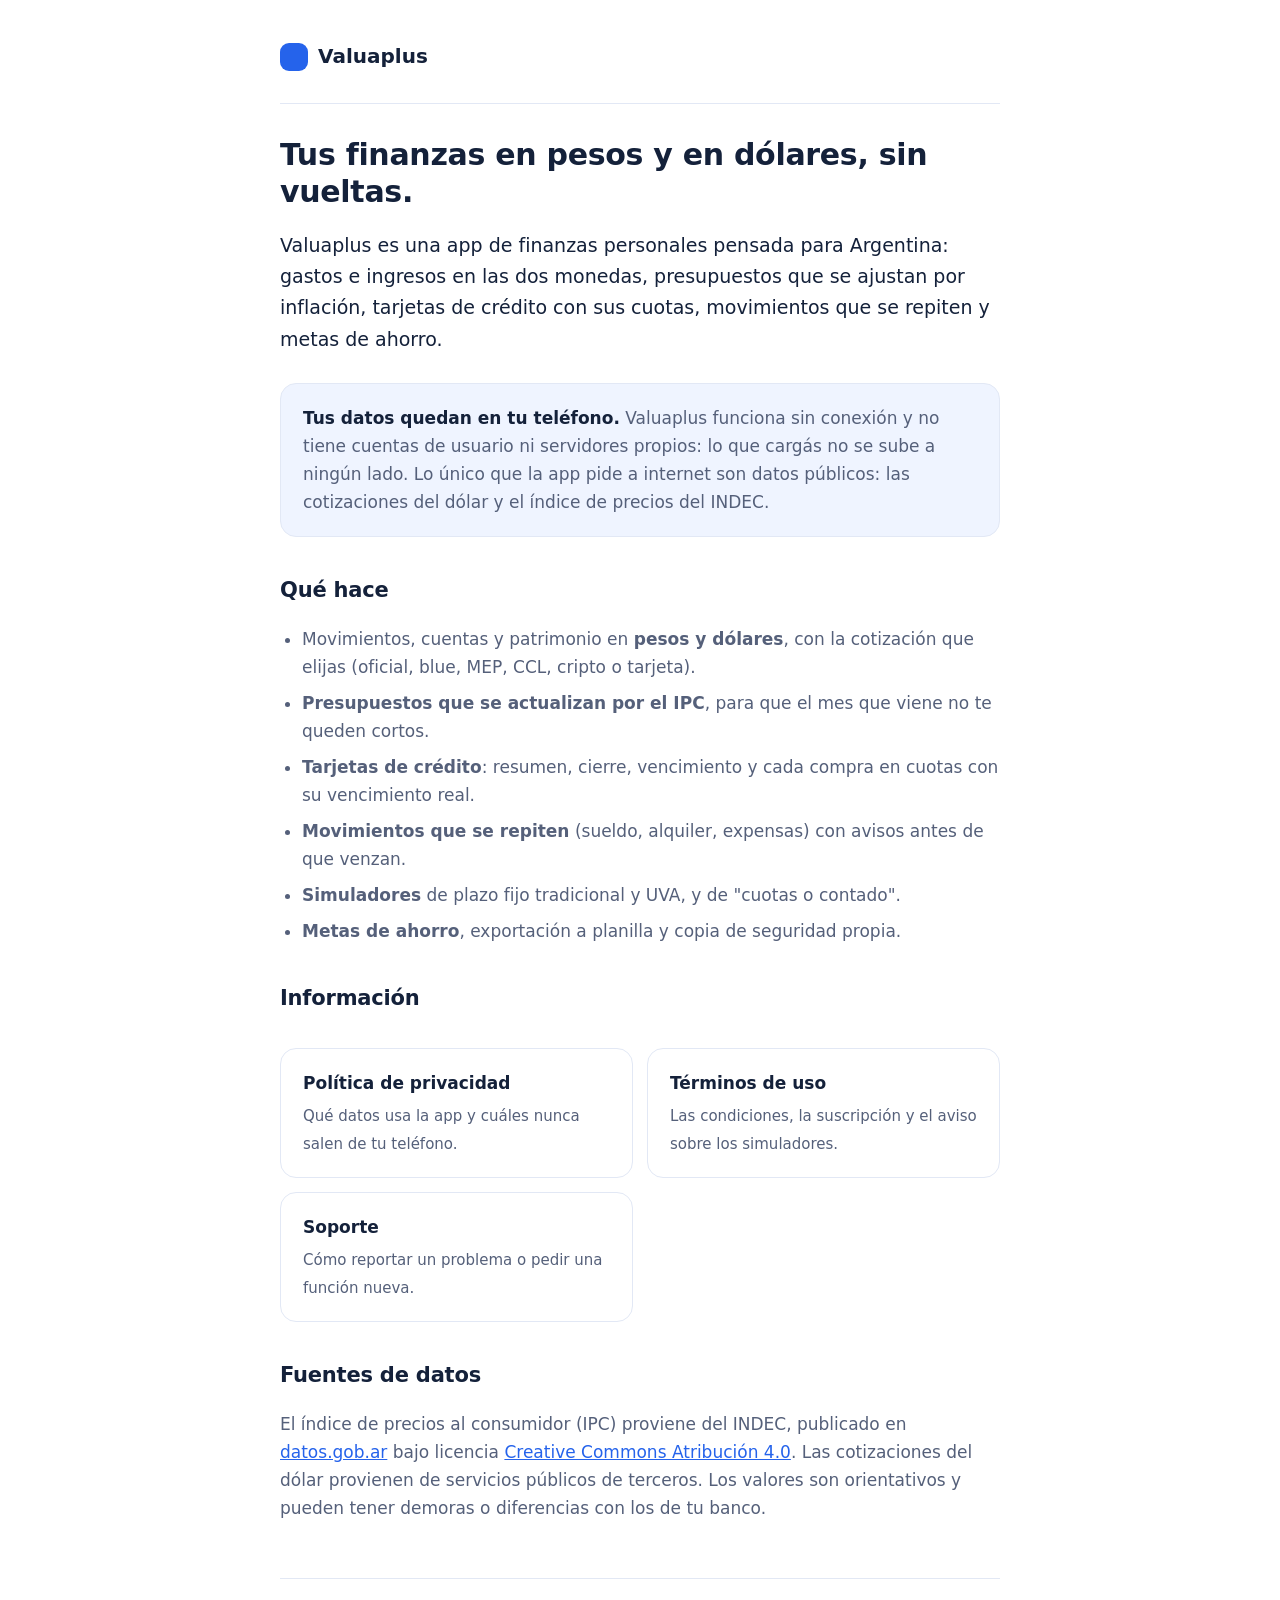
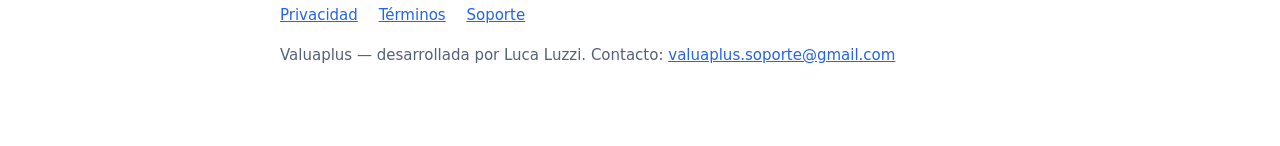
<file: index.html>
<!DOCTYPE html>
<html lang="es-AR">
<head>
<meta charset="utf-8">
<meta name="viewport" content="width=device-width, initial-scale=1">
<title>Valuaplus — Tus finanzas en pesos y en dólares</title>
<meta name="description" content="Valuaplus es una app argentina de finanzas personales: gastos e ingresos en pesos y dólares, presupuestos que se ajustan por inflación, tarjetas, cuotas y metas de ahorro. Tus datos quedan en tu teléfono.">
<link rel="stylesheet" href="estilo.css">
</head>
<body>
<div class="contenido">

<header class="cabecera">
  <a class="marca" href="index.html"><span class="punto"></span>Valuaplus</a>
</header>

<h1>Tus finanzas en pesos y en dólares, sin vueltas.</h1>

<p class="destacado">Valuaplus es una app de finanzas personales pensada para Argentina: gastos e ingresos en las
dos monedas, presupuestos que se ajustan por inflación, tarjetas de crédito con sus cuotas, movimientos que se
repiten y metas de ahorro.</p>

<div class="caja">
  <p><strong>Tus datos quedan en tu teléfono.</strong> Valuaplus funciona sin conexión y no tiene cuentas de
  usuario ni servidores propios: lo que cargás no se sube a ningún lado. Lo único que la app pide a internet son
  datos públicos: las cotizaciones del dólar y el índice de precios del INDEC.</p>
</div>

<h2>Qué hace</h2>
<ul>
  <li>Movimientos, cuentas y patrimonio en <strong>pesos y dólares</strong>, con la cotización que elijas
  (oficial, blue, MEP, CCL, cripto o tarjeta).</li>
  <li><strong>Presupuestos que se actualizan por el IPC</strong>, para que el mes que viene no te queden cortos.</li>
  <li><strong>Tarjetas de crédito</strong>: resumen, cierre, vencimiento y cada compra en cuotas con su
  vencimiento real.</li>
  <li><strong>Movimientos que se repiten</strong> (sueldo, alquiler, expensas) con avisos antes de que venzan.</li>
  <li><strong>Simuladores</strong> de plazo fijo tradicional y UVA, y de "cuotas o contado".</li>
  <li><strong>Metas de ahorro</strong>, exportación a planilla y copia de seguridad propia.</li>
</ul>

<h2>Información</h2>

<div class="tarjetas">
  <a class="tarjeta" href="privacidad.html">
    <strong>Política de privacidad</strong>
    <span>Qué datos usa la app y cuáles nunca salen de tu teléfono.</span>
  </a>
  <a class="tarjeta" href="terminos.html">
    <strong>Términos de uso</strong>
    <span>Las condiciones, la suscripción y el aviso sobre los simuladores.</span>
  </a>
  <a class="tarjeta" href="soporte.html">
    <strong>Soporte</strong>
    <span>Cómo reportar un problema o pedir una función nueva.</span>
  </a>
</div>

<h2>Fuentes de datos</h2>
<p>El índice de precios al consumidor (IPC) proviene del INDEC, publicado en
<a href="https://datos.gob.ar/" rel="noopener">datos.gob.ar</a> bajo licencia
<a href="https://creativecommons.org/licenses/by/4.0/deed.es" rel="noopener">Creative Commons Atribución 4.0</a>.
Las cotizaciones del dólar provienen de servicios públicos de terceros. Los valores son orientativos y pueden
tener demoras o diferencias con los de tu banco.</p>

<footer class="pie">
  <a href="privacidad.html">Privacidad</a>
  <a href="terminos.html">Términos</a>
  <a href="soporte.html">Soporte</a>
  <p>Valuaplus — desarrollada por Luca Luzzi. Contacto:
  <a href="mailto:valuaplus.soporte@gmail.com">valuaplus.soporte@gmail.com</a></p>
</footer>

</div>
</body>
</html>
</file>
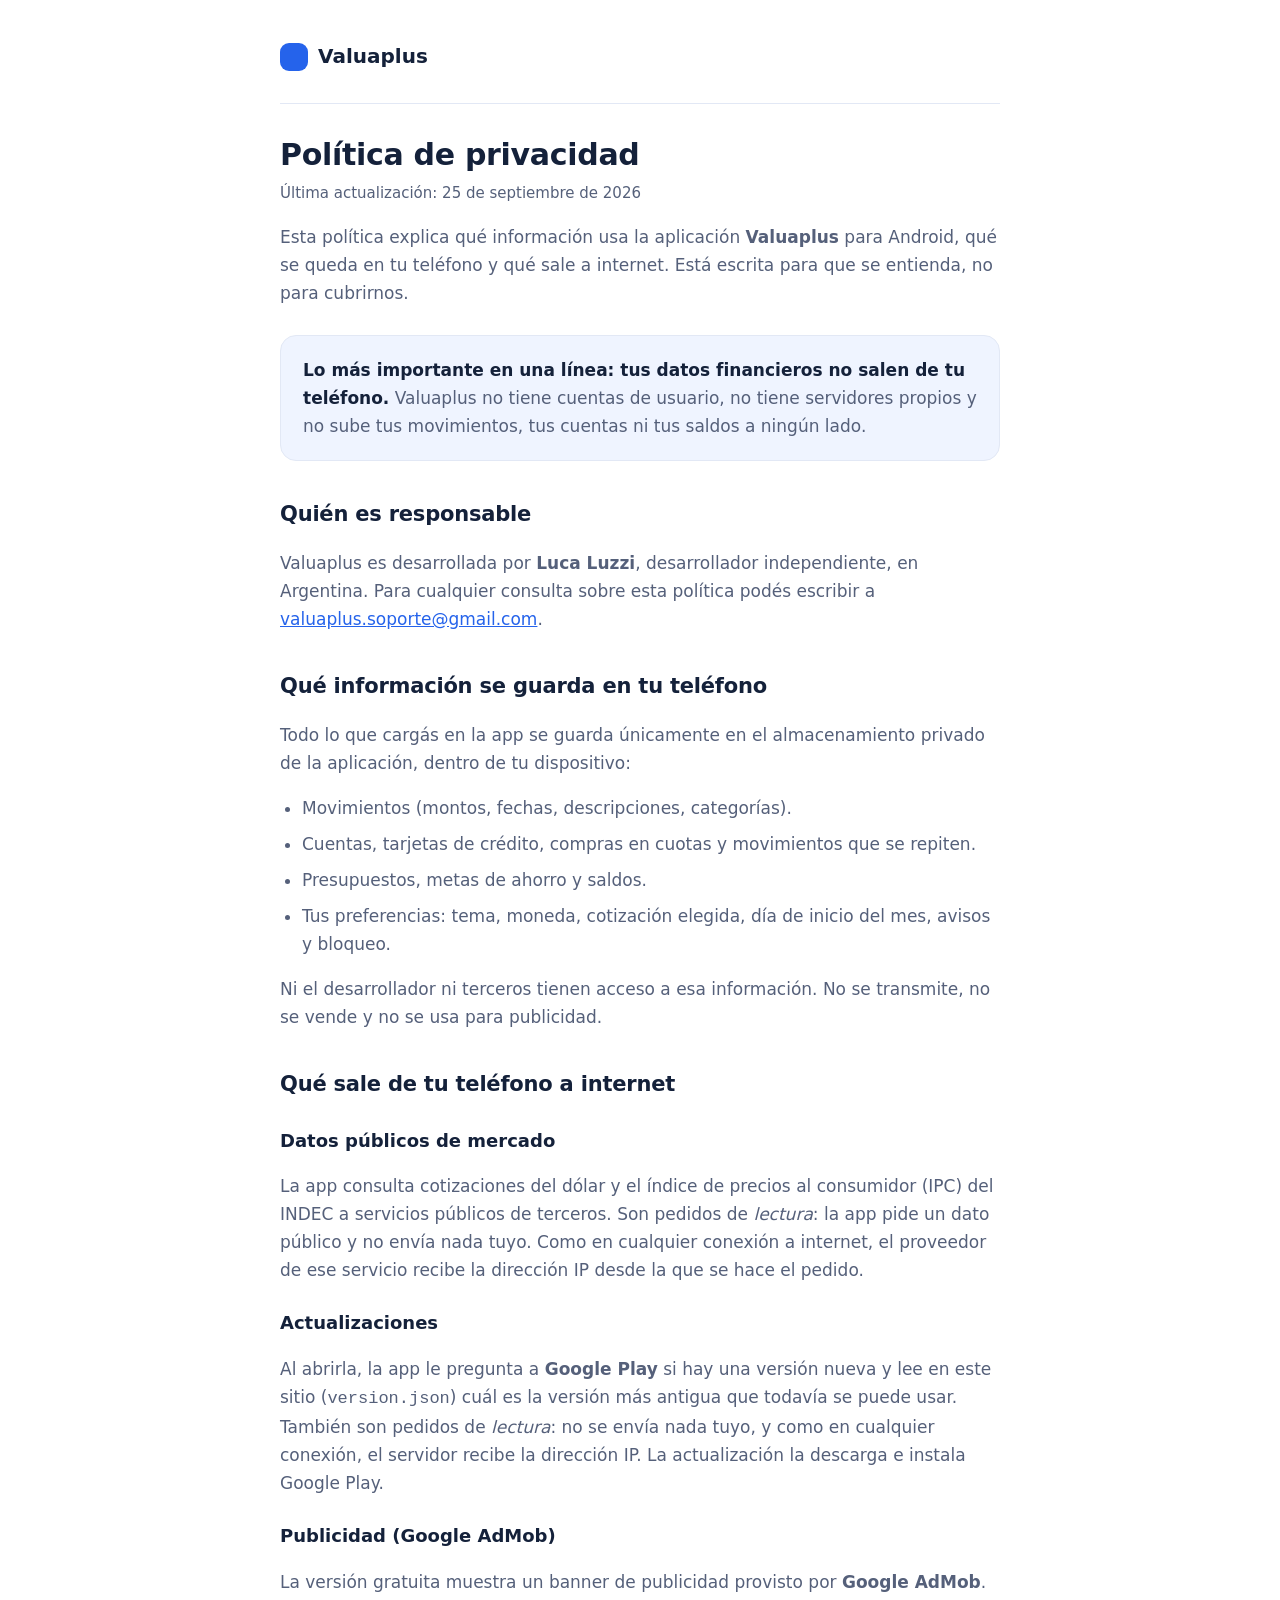
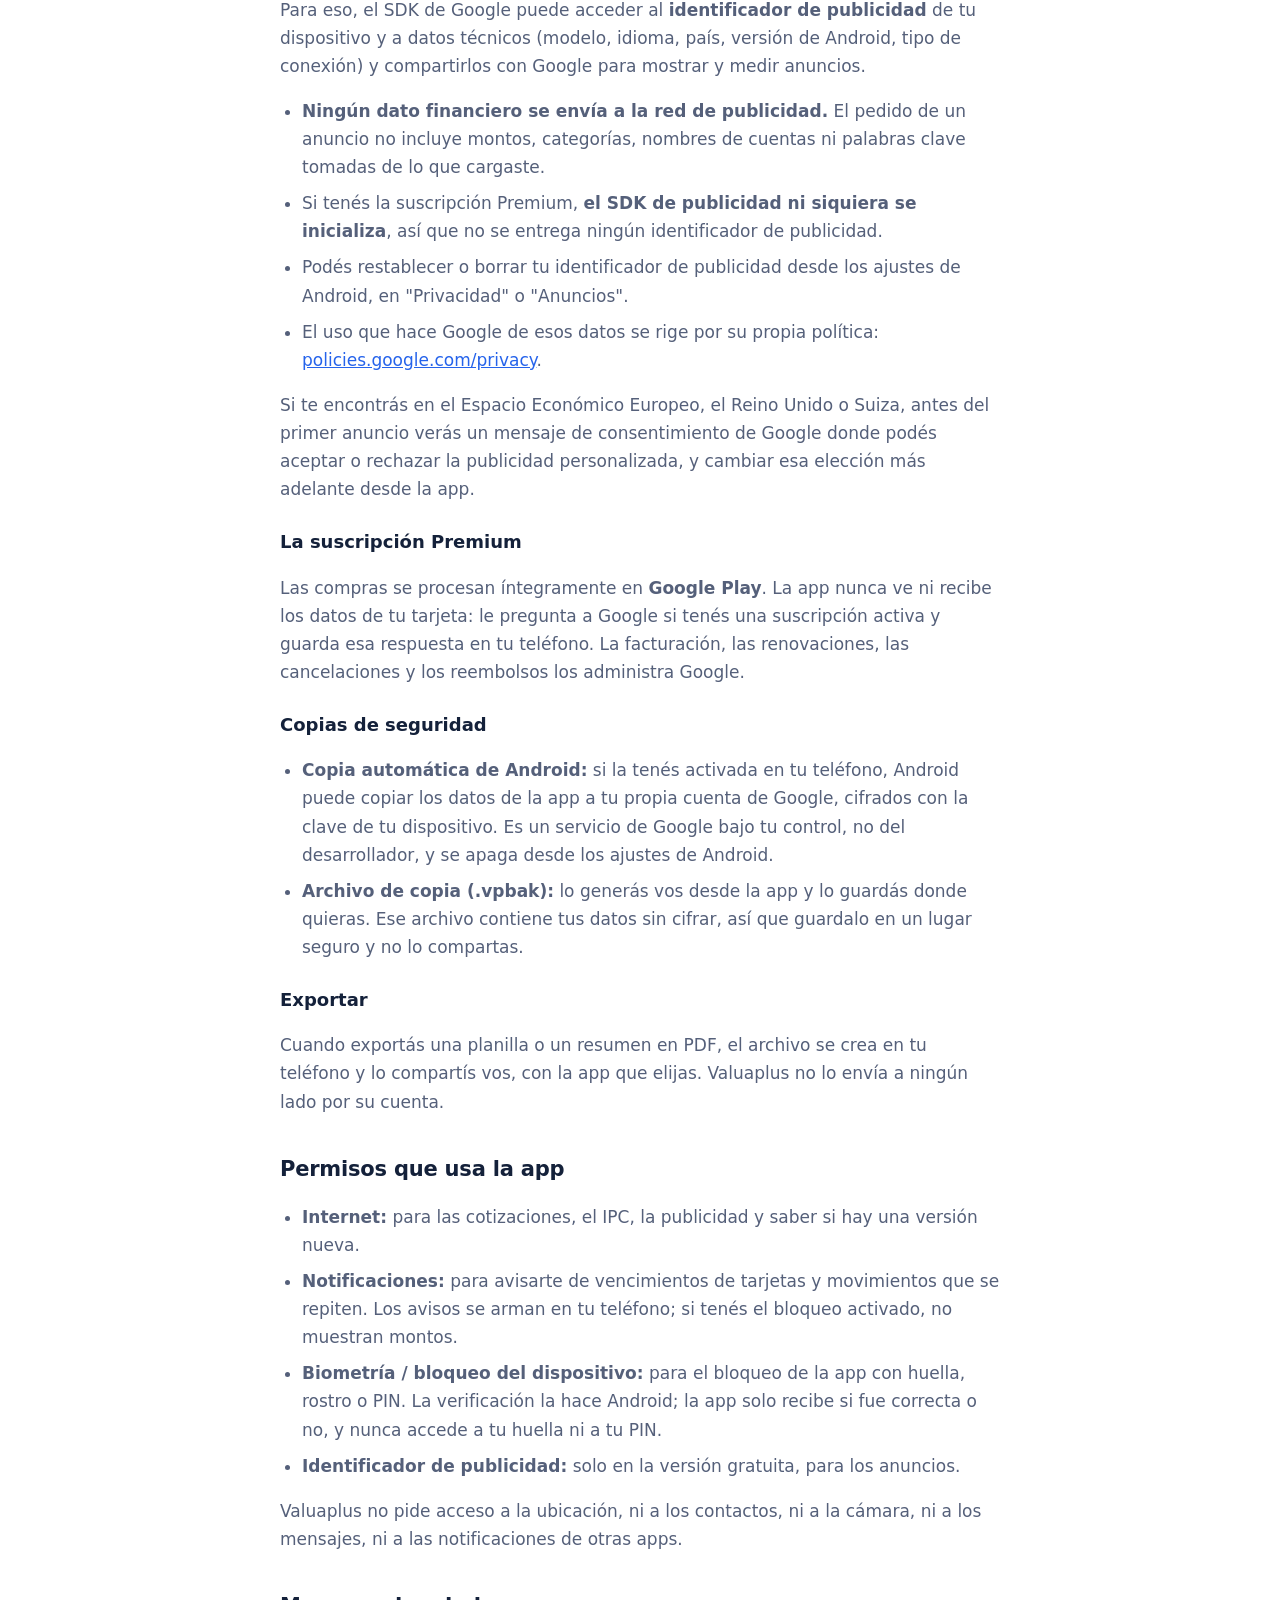
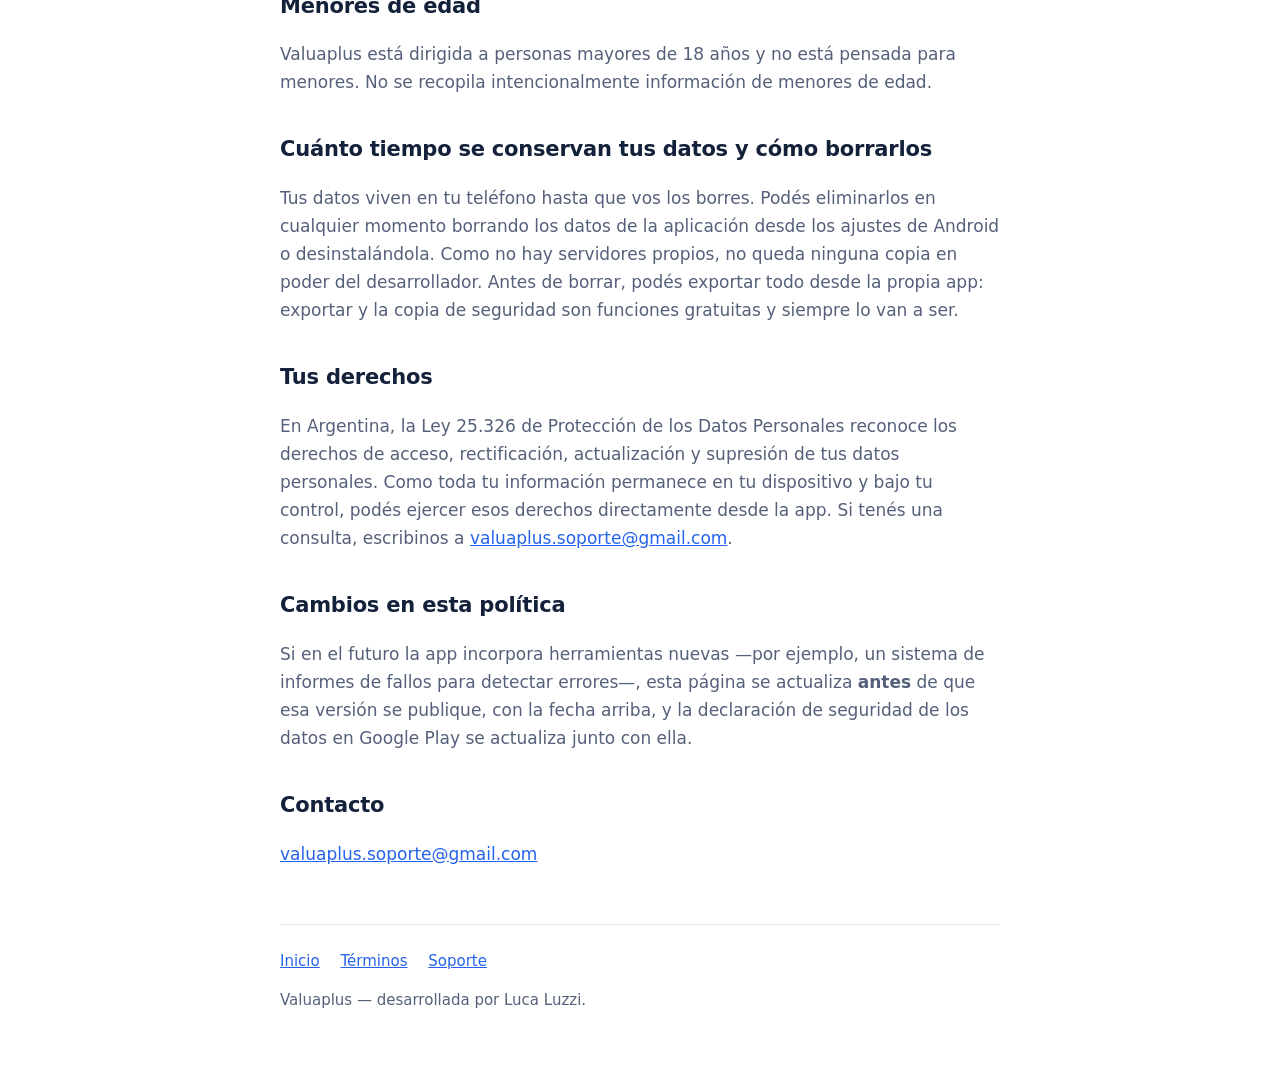
<file: privacidad.html>
<!DOCTYPE html>
<html lang="es-AR">
<head>
<meta charset="utf-8">
<meta name="viewport" content="width=device-width, initial-scale=1">
<title>Política de privacidad — Valuaplus</title>
<meta name="description" content="Política de privacidad de la app Valuaplus: qué datos se guardan en tu teléfono, qué sale a internet y cómo se usan los anuncios.">
<link rel="stylesheet" href="estilo.css">
</head>
<body>
<div class="contenido">

<header class="cabecera">
  <a class="marca" href="index.html"><span class="punto"></span>Valuaplus</a>
</header>

<h1>Política de privacidad</h1>
<p class="fecha">Última actualización: 25 de septiembre de 2026</p>

<p>Esta política explica qué información usa la aplicación <strong>Valuaplus</strong> para Android, qué se queda en
tu teléfono y qué sale a internet. Está escrita para que se entienda, no para cubrirnos.</p>

<div class="caja">
  <p><strong>Lo más importante en una línea: tus datos financieros no salen de tu teléfono.</strong> Valuaplus no
  tiene cuentas de usuario, no tiene servidores propios y no sube tus movimientos, tus cuentas ni tus saldos a
  ningún lado.</p>
</div>

<h2>Quién es responsable</h2>
<p>Valuaplus es desarrollada por <strong>Luca Luzzi</strong>, desarrollador independiente, en Argentina. Para
cualquier consulta sobre esta política podés escribir a
<a href="mailto:valuaplus.soporte@gmail.com">valuaplus.soporte@gmail.com</a>.</p>

<h2>Qué información se guarda en tu teléfono</h2>
<p>Todo lo que cargás en la app se guarda únicamente en el almacenamiento privado de la aplicación, dentro de tu
dispositivo:</p>
<ul>
  <li>Movimientos (montos, fechas, descripciones, categorías).</li>
  <li>Cuentas, tarjetas de crédito, compras en cuotas y movimientos que se repiten.</li>
  <li>Presupuestos, metas de ahorro y saldos.</li>
  <li>Tus preferencias: tema, moneda, cotización elegida, día de inicio del mes, avisos y bloqueo.</li>
</ul>
<p>Ni el desarrollador ni terceros tienen acceso a esa información. No se transmite, no se vende y no se usa para
publicidad.</p>

<h2>Qué sale de tu teléfono a internet</h2>

<h3>Datos públicos de mercado</h3>
<p>La app consulta cotizaciones del dólar y el índice de precios al consumidor (IPC) del INDEC a servicios
públicos de terceros. Son pedidos de <em>lectura</em>: la app pide un dato público y no envía nada tuyo. Como en
cualquier conexión a internet, el proveedor de ese servicio recibe la dirección IP desde la que se hace el pedido.</p>

<h3>Actualizaciones</h3>
<p>Al abrirla, la app le pregunta a <strong>Google Play</strong> si hay una versión nueva y lee en este sitio
(<code>version.json</code>) cuál es la versión más antigua que todavía se puede usar. También son pedidos de
<em>lectura</em>: no se envía nada tuyo, y como en cualquier conexión, el servidor recibe la dirección IP. La
actualización la descarga e instala Google Play.</p>

<h3>Publicidad (Google AdMob)</h3>
<p>La versión gratuita muestra un banner de publicidad provisto por <strong>Google AdMob</strong>. Para eso, el
SDK de Google puede acceder al <strong>identificador de publicidad</strong> de tu dispositivo y a datos técnicos
(modelo, idioma, país, versión de Android, tipo de conexión) y compartirlos con Google para mostrar y medir
anuncios.</p>
<ul>
  <li><strong>Ningún dato financiero se envía a la red de publicidad.</strong> El pedido de un anuncio no incluye
  montos, categorías, nombres de cuentas ni palabras clave tomadas de lo que cargaste.</li>
  <li>Si tenés la suscripción Premium, <strong>el SDK de publicidad ni siquiera se inicializa</strong>, así que no
  se entrega ningún identificador de publicidad.</li>
  <li>Podés restablecer o borrar tu identificador de publicidad desde los ajustes de Android, en
  "Privacidad" o "Anuncios".</li>
  <li>El uso que hace Google de esos datos se rige por su propia política:
  <a href="https://policies.google.com/privacy?hl=es" rel="noopener">policies.google.com/privacy</a>.</li>
</ul>
<p>Si te encontrás en el Espacio Económico Europeo, el Reino Unido o Suiza, antes del primer anuncio verás un
mensaje de consentimiento de Google donde podés aceptar o rechazar la publicidad personalizada, y cambiar esa
elección más adelante desde la app.</p>

<h3>La suscripción Premium</h3>
<p>Las compras se procesan íntegramente en <strong>Google Play</strong>. La app nunca ve ni recibe los datos de tu
tarjeta: le pregunta a Google si tenés una suscripción activa y guarda esa respuesta en tu teléfono. La
facturación, las renovaciones, las cancelaciones y los reembolsos los administra Google.</p>

<h3>Copias de seguridad</h3>
<ul>
  <li><strong>Copia automática de Android:</strong> si la tenés activada en tu teléfono, Android puede copiar los
  datos de la app a tu propia cuenta de Google, cifrados con la clave de tu dispositivo. Es un servicio de Google
  bajo tu control, no del desarrollador, y se apaga desde los ajustes de Android.</li>
  <li><strong>Archivo de copia (.vpbak):</strong> lo generás vos desde la app y lo guardás donde quieras. Ese
  archivo contiene tus datos sin cifrar, así que guardalo en un lugar seguro y no lo compartas.</li>
</ul>

<h3>Exportar</h3>
<p>Cuando exportás una planilla o un resumen en PDF, el archivo se crea en tu teléfono y lo compartís vos, con la
app que elijas. Valuaplus no lo envía a ningún lado por su cuenta.</p>

<h2>Permisos que usa la app</h2>
<ul>
  <li><strong>Internet:</strong> para las cotizaciones, el IPC, la publicidad y saber si hay una versión nueva.</li>
  <li><strong>Notificaciones:</strong> para avisarte de vencimientos de tarjetas y movimientos que se repiten. Los
  avisos se arman en tu teléfono; si tenés el bloqueo activado, no muestran montos.</li>
  <li><strong>Biometría / bloqueo del dispositivo:</strong> para el bloqueo de la app con huella, rostro o PIN. La
  verificación la hace Android; la app solo recibe si fue correcta o no, y nunca accede a tu huella ni a tu PIN.</li>
  <li><strong>Identificador de publicidad:</strong> solo en la versión gratuita, para los anuncios.</li>
</ul>
<p>Valuaplus no pide acceso a la ubicación, ni a los contactos, ni a la cámara, ni a los mensajes, ni a las
notificaciones de otras apps.</p>

<h2>Menores de edad</h2>
<p>Valuaplus está dirigida a personas mayores de 18 años y no está pensada para menores. No se recopila
intencionalmente información de menores de edad.</p>

<h2>Cuánto tiempo se conservan tus datos y cómo borrarlos</h2>
<p>Tus datos viven en tu teléfono hasta que vos los borres. Podés eliminarlos en cualquier momento borrando los
datos de la aplicación desde los ajustes de Android o desinstalándola. Como no hay servidores propios, no queda
ninguna copia en poder del desarrollador. Antes de borrar, podés exportar todo desde la propia app: exportar y
la copia de seguridad son funciones gratuitas y siempre lo van a ser.</p>

<h2>Tus derechos</h2>
<p>En Argentina, la Ley 25.326 de Protección de los Datos Personales reconoce los derechos de acceso,
rectificación, actualización y supresión de tus datos personales. Como toda tu información permanece en tu
dispositivo y bajo tu control, podés ejercer esos derechos directamente desde la app. Si tenés una consulta,
escribinos a <a href="mailto:valuaplus.soporte@gmail.com">valuaplus.soporte@gmail.com</a>.</p>

<h2>Cambios en esta política</h2>
<p>Si en el futuro la app incorpora herramientas nuevas —por ejemplo, un sistema de informes de fallos para
detectar errores—, esta página se actualiza <strong>antes</strong> de que esa versión se publique, con la fecha
arriba, y la declaración de seguridad de los datos en Google Play se actualiza junto con ella.</p>

<h2>Contacto</h2>
<p><a href="mailto:valuaplus.soporte@gmail.com">valuaplus.soporte@gmail.com</a></p>

<footer class="pie">
  <a href="index.html">Inicio</a>
  <a href="terminos.html">Términos</a>
  <a href="soporte.html">Soporte</a>
  <p>Valuaplus — desarrollada por Luca Luzzi.</p>
</footer>

</div>
</body>
</html>
</file>
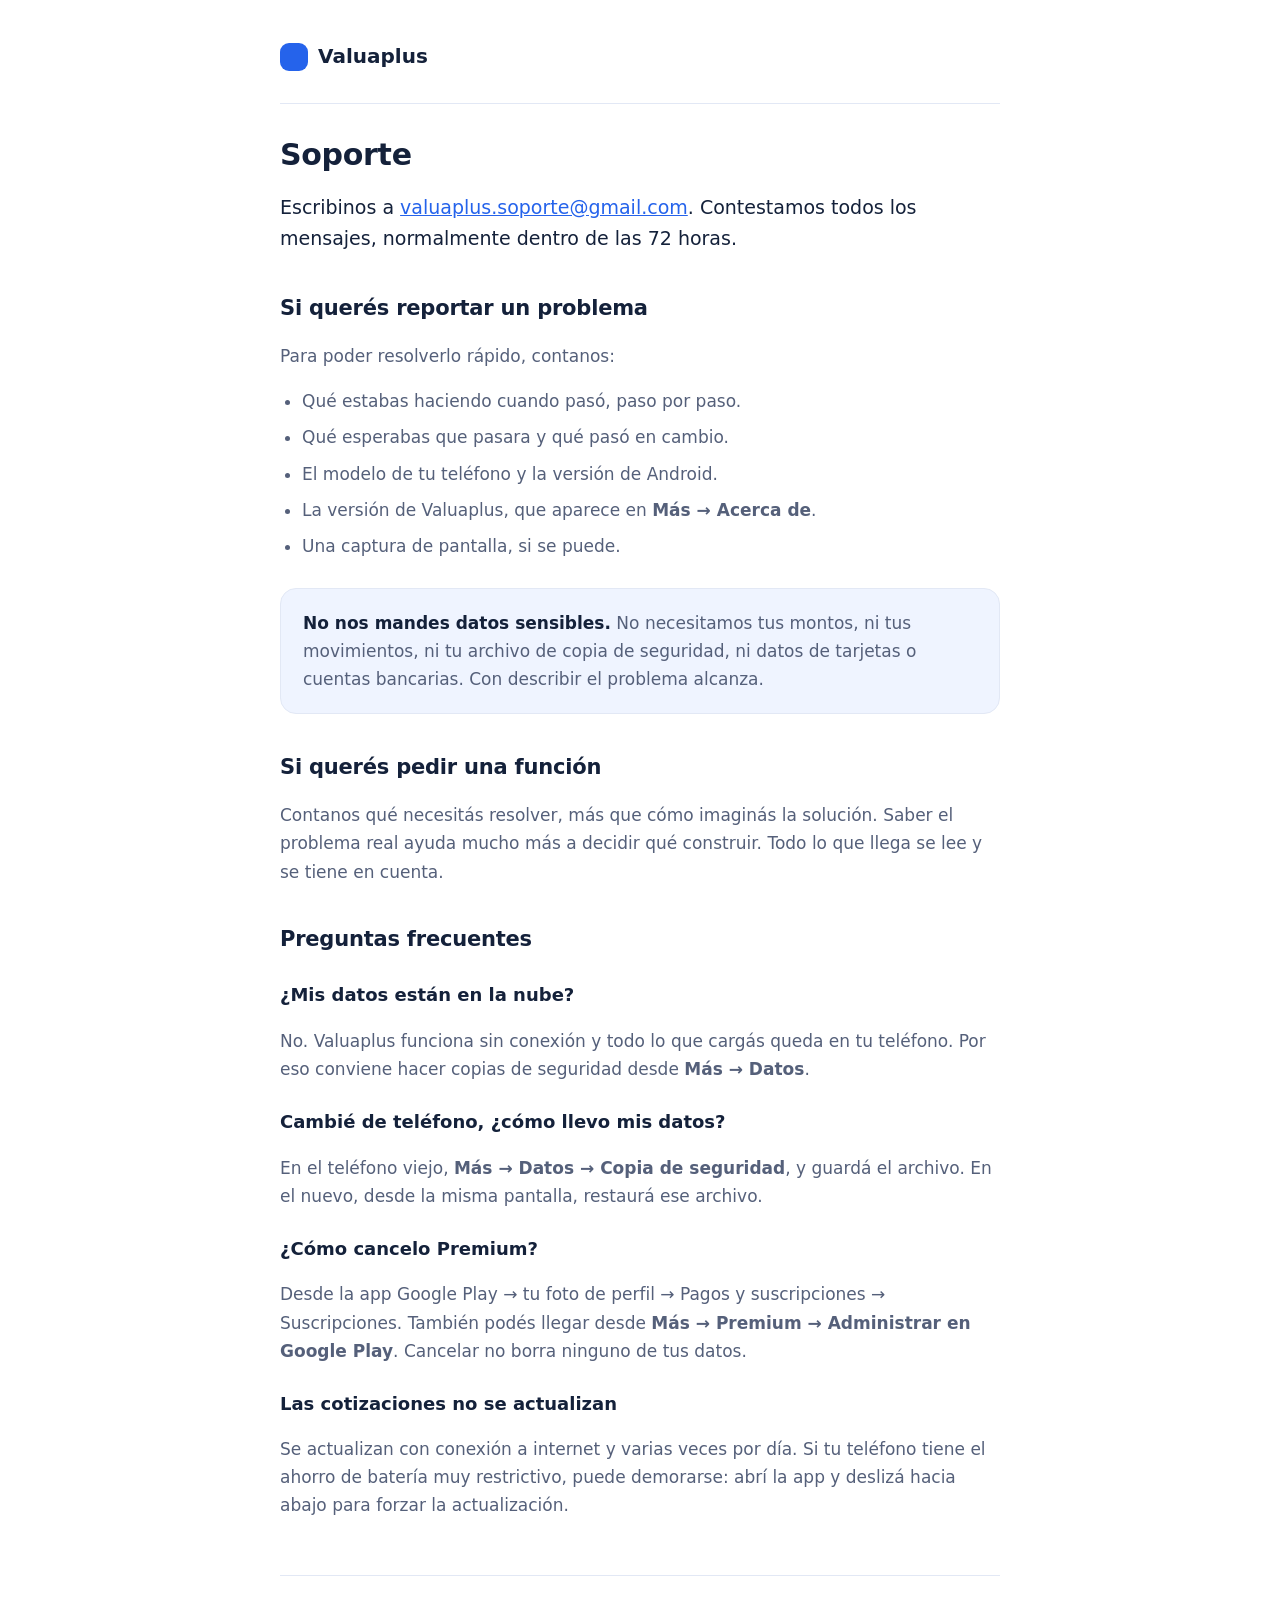
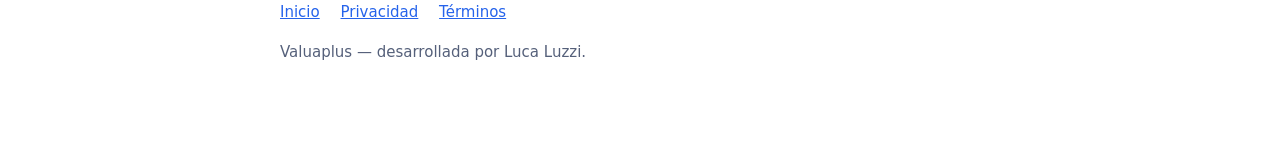
<file: soporte.html>
<!DOCTYPE html>
<html lang="es-AR">
<head>
<meta charset="utf-8">
<meta name="viewport" content="width=device-width, initial-scale=1">
<title>Soporte — Valuaplus</title>
<meta name="description" content="Cómo reportar un problema, pedir una función o hacer una consulta sobre la app Valuaplus.">
<link rel="stylesheet" href="estilo.css">
</head>
<body>
<div class="contenido">

<header class="cabecera">
  <a class="marca" href="index.html"><span class="punto"></span>Valuaplus</a>
</header>

<h1>Soporte</h1>

<p class="destacado">Escribinos a
<a href="mailto:valuaplus.soporte@gmail.com">valuaplus.soporte@gmail.com</a>. Contestamos todos los mensajes,
normalmente dentro de las 72 horas.</p>

<h2>Si querés reportar un problema</h2>
<p>Para poder resolverlo rápido, contanos:</p>
<ul>
  <li>Qué estabas haciendo cuando pasó, paso por paso.</li>
  <li>Qué esperabas que pasara y qué pasó en cambio.</li>
  <li>El modelo de tu teléfono y la versión de Android.</li>
  <li>La versión de Valuaplus, que aparece en <strong>Más → Acerca de</strong>.</li>
  <li>Una captura de pantalla, si se puede.</li>
</ul>

<div class="caja">
  <p><strong>No nos mandes datos sensibles.</strong> No necesitamos tus montos, ni tus movimientos, ni tu archivo
  de copia de seguridad, ni datos de tarjetas o cuentas bancarias. Con describir el problema alcanza.</p>
</div>

<h2>Si querés pedir una función</h2>
<p>Contanos qué necesitás resolver, más que cómo imaginás la solución. Saber el problema real ayuda mucho más a
decidir qué construir. Todo lo que llega se lee y se tiene en cuenta.</p>

<h2>Preguntas frecuentes</h2>

<h3>¿Mis datos están en la nube?</h3>
<p>No. Valuaplus funciona sin conexión y todo lo que cargás queda en tu teléfono. Por eso conviene hacer copias de
seguridad desde <strong>Más → Datos</strong>.</p>

<h3>Cambié de teléfono, ¿cómo llevo mis datos?</h3>
<p>En el teléfono viejo, <strong>Más → Datos → Copia de seguridad</strong>, y guardá el archivo. En el nuevo,
desde la misma pantalla, restaurá ese archivo.</p>

<h3>¿Cómo cancelo Premium?</h3>
<p>Desde la app Google Play → tu foto de perfil → Pagos y suscripciones → Suscripciones. También podés llegar
desde <strong>Más → Premium → Administrar en Google Play</strong>. Cancelar no borra ninguno de tus datos.</p>

<h3>Las cotizaciones no se actualizan</h3>
<p>Se actualizan con conexión a internet y varias veces por día. Si tu teléfono tiene el ahorro de batería muy
restrictivo, puede demorarse: abrí la app y deslizá hacia abajo para forzar la actualización.</p>

<footer class="pie">
  <a href="index.html">Inicio</a>
  <a href="privacidad.html">Privacidad</a>
  <a href="terminos.html">Términos</a>
  <p>Valuaplus — desarrollada por Luca Luzzi.</p>
</footer>

</div>
</body>
</html>
</file>
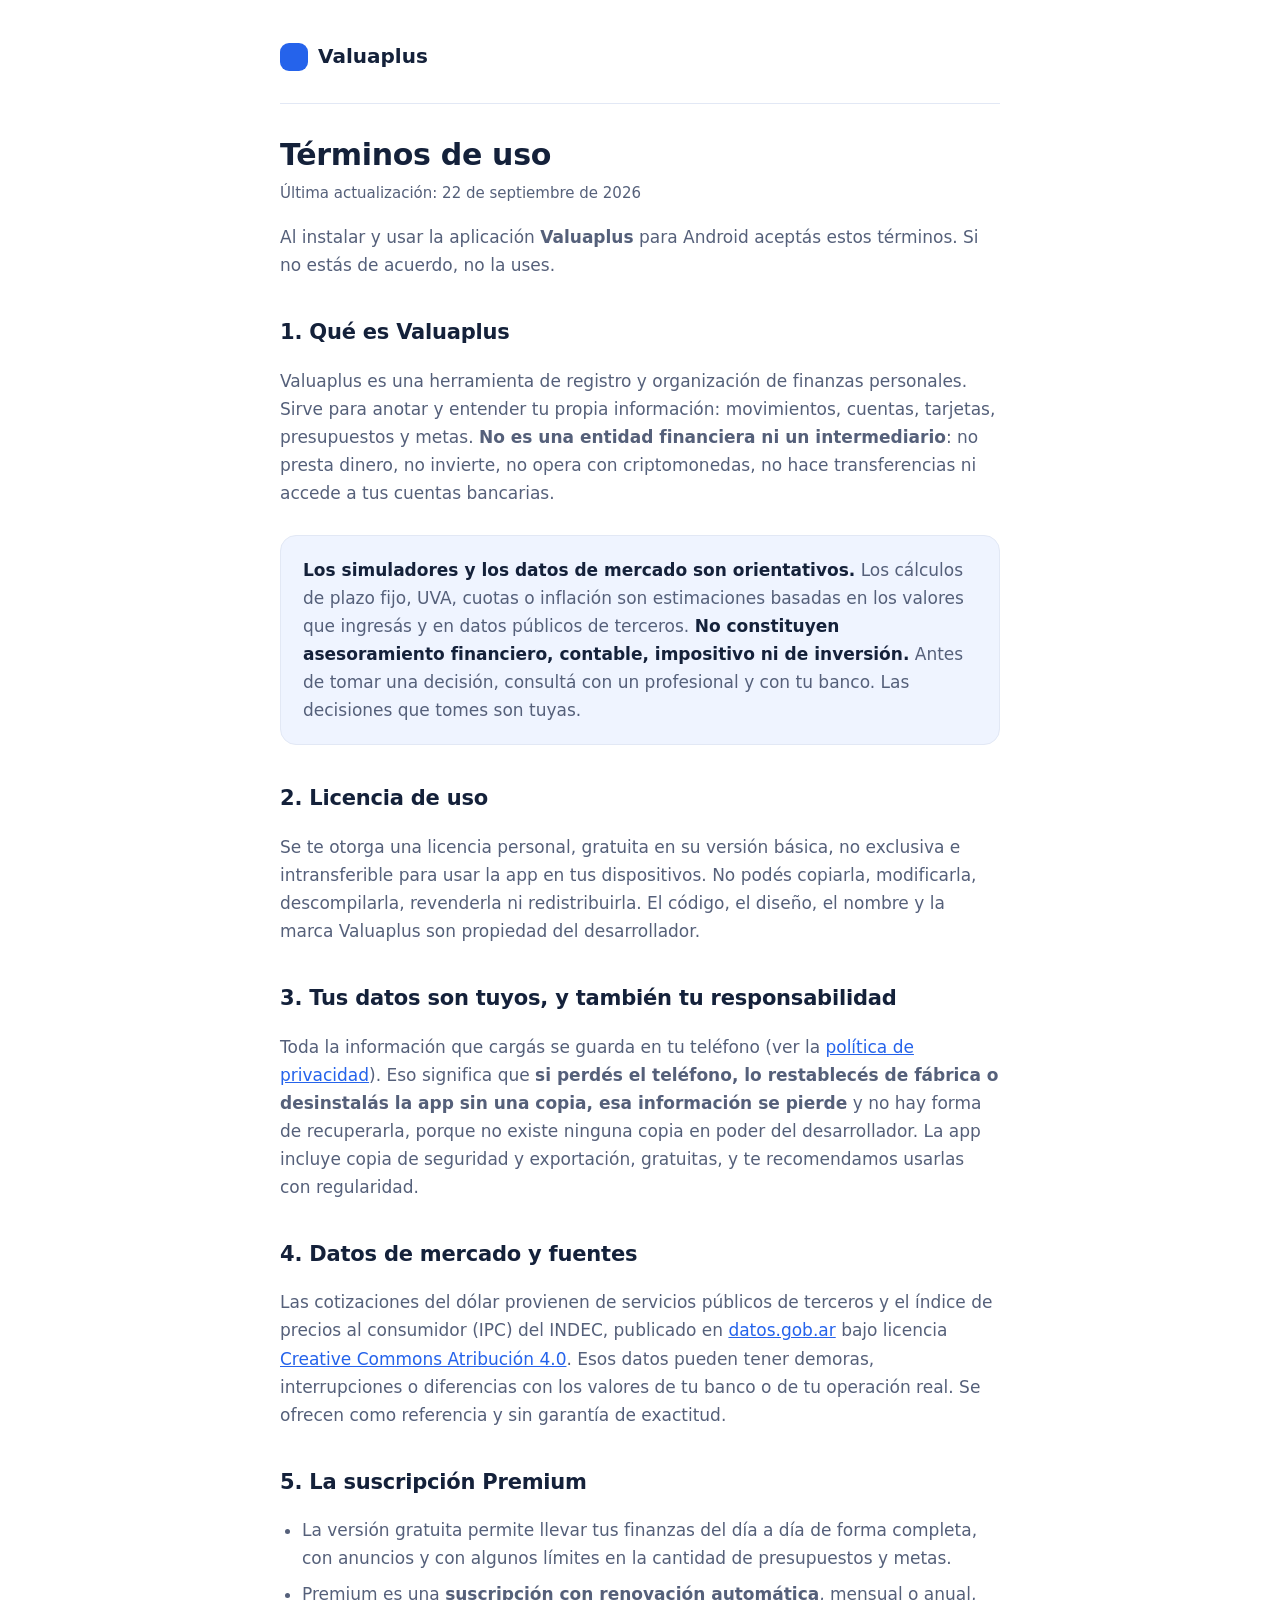
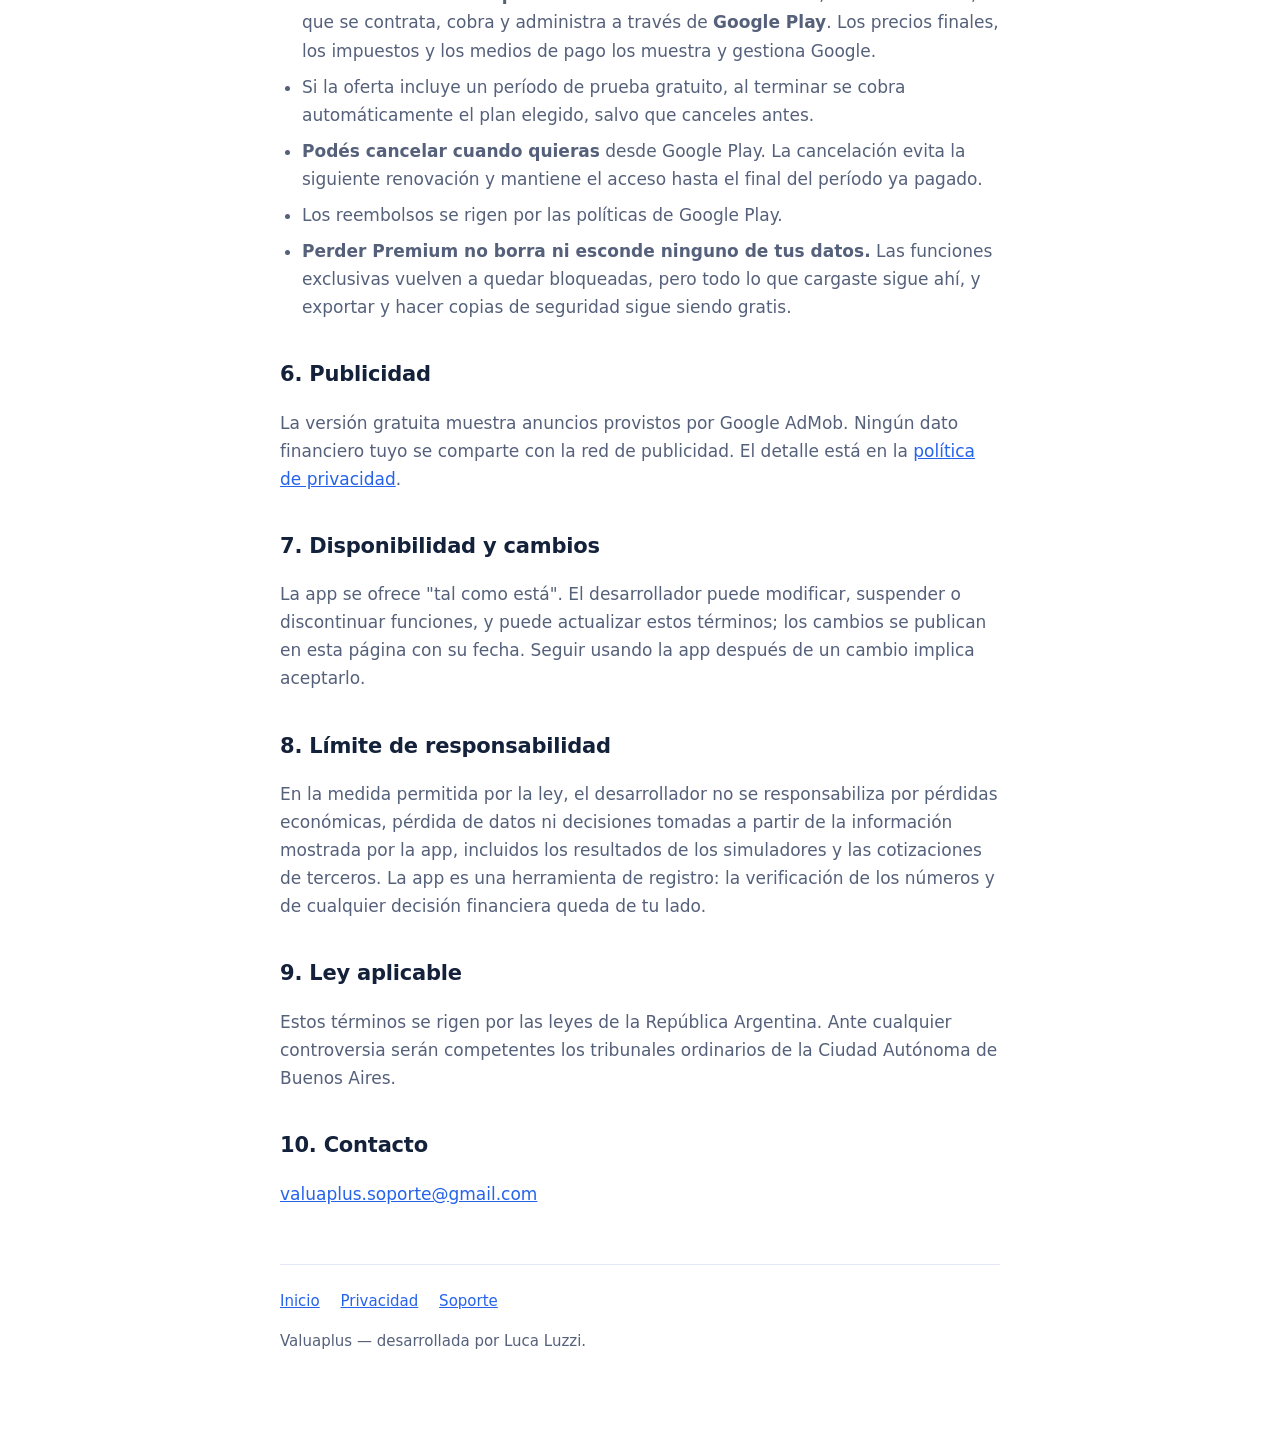
<file: terminos.html>
<!DOCTYPE html>
<html lang="es-AR">
<head>
<meta charset="utf-8">
<meta name="viewport" content="width=device-width, initial-scale=1">
<title>Términos de uso — Valuaplus</title>
<meta name="description" content="Términos y condiciones de uso de la app Valuaplus, incluida la suscripción Premium y el aviso sobre los simuladores.">
<link rel="stylesheet" href="estilo.css">
</head>
<body>
<div class="contenido">

<header class="cabecera">
  <a class="marca" href="index.html"><span class="punto"></span>Valuaplus</a>
</header>

<h1>Términos de uso</h1>
<p class="fecha">Última actualización: 22 de septiembre de 2026</p>

<p>Al instalar y usar la aplicación <strong>Valuaplus</strong> para Android aceptás estos términos. Si no estás de
acuerdo, no la uses.</p>

<h2>1. Qué es Valuaplus</h2>
<p>Valuaplus es una herramienta de registro y organización de finanzas personales. Sirve para anotar y entender tu
propia información: movimientos, cuentas, tarjetas, presupuestos y metas. <strong>No es una entidad financiera ni
un intermediario</strong>: no presta dinero, no invierte, no opera con criptomonedas, no hace transferencias ni
accede a tus cuentas bancarias.</p>

<div class="caja">
  <p><strong>Los simuladores y los datos de mercado son orientativos.</strong> Los cálculos de plazo fijo, UVA,
  cuotas o inflación son estimaciones basadas en los valores que ingresás y en datos públicos de terceros.
  <strong>No constituyen asesoramiento financiero, contable, impositivo ni de inversión.</strong> Antes de tomar
  una decisión, consultá con un profesional y con tu banco. Las decisiones que tomes son tuyas.</p>
</div>

<h2>2. Licencia de uso</h2>
<p>Se te otorga una licencia personal, gratuita en su versión básica, no exclusiva e intransferible para usar la
app en tus dispositivos. No podés copiarla, modificarla, descompilarla, revenderla ni redistribuirla. El código,
el diseño, el nombre y la marca Valuaplus son propiedad del desarrollador.</p>

<h2>3. Tus datos son tuyos, y también tu responsabilidad</h2>
<p>Toda la información que cargás se guarda en tu teléfono (ver la
<a href="privacidad.html">política de privacidad</a>). Eso significa que <strong>si perdés el teléfono, lo
restablecés de fábrica o desinstalás la app sin una copia, esa información se pierde</strong> y no hay forma de
recuperarla, porque no existe ninguna copia en poder del desarrollador. La app incluye copia de seguridad y
exportación, gratuitas, y te recomendamos usarlas con regularidad.</p>

<h2>4. Datos de mercado y fuentes</h2>
<p>Las cotizaciones del dólar provienen de servicios públicos de terceros y el índice de precios al consumidor
(IPC) del INDEC, publicado en <a href="https://datos.gob.ar/" rel="noopener">datos.gob.ar</a> bajo licencia
<a href="https://creativecommons.org/licenses/by/4.0/deed.es" rel="noopener">Creative Commons Atribución 4.0</a>.
Esos datos pueden tener demoras, interrupciones o diferencias con los valores de tu banco o de tu operación real.
Se ofrecen como referencia y sin garantía de exactitud.</p>

<h2>5. La suscripción Premium</h2>
<ul>
  <li>La versión gratuita permite llevar tus finanzas del día a día de forma completa, con anuncios y con algunos
  límites en la cantidad de presupuestos y metas.</li>
  <li>Premium es una <strong>suscripción con renovación automática</strong>, mensual o anual, que se contrata,
  cobra y administra a través de <strong>Google Play</strong>. Los precios finales, los impuestos y los medios de
  pago los muestra y gestiona Google.</li>
  <li>Si la oferta incluye un período de prueba gratuito, al terminar se cobra automáticamente el plan elegido,
  salvo que canceles antes.</li>
  <li><strong>Podés cancelar cuando quieras</strong> desde Google Play. La cancelación evita la siguiente
  renovación y mantiene el acceso hasta el final del período ya pagado.</li>
  <li>Los reembolsos se rigen por las políticas de Google Play.</li>
  <li><strong>Perder Premium no borra ni esconde ninguno de tus datos.</strong> Las funciones exclusivas vuelven a
  quedar bloqueadas, pero todo lo que cargaste sigue ahí, y exportar y hacer copias de seguridad sigue siendo
  gratis.</li>
</ul>

<h2>6. Publicidad</h2>
<p>La versión gratuita muestra anuncios provistos por Google AdMob. Ningún dato financiero tuyo se comparte con la
red de publicidad. El detalle está en la <a href="privacidad.html">política de privacidad</a>.</p>

<h2>7. Disponibilidad y cambios</h2>
<p>La app se ofrece "tal como está". El desarrollador puede modificar, suspender o discontinuar funciones, y puede
actualizar estos términos; los cambios se publican en esta página con su fecha. Seguir usando la app después de un
cambio implica aceptarlo.</p>

<h2>8. Límite de responsabilidad</h2>
<p>En la medida permitida por la ley, el desarrollador no se responsabiliza por pérdidas económicas, pérdida de
datos ni decisiones tomadas a partir de la información mostrada por la app, incluidos los resultados de los
simuladores y las cotizaciones de terceros. La app es una herramienta de registro: la verificación de los números
y de cualquier decisión financiera queda de tu lado.</p>

<h2>9. Ley aplicable</h2>
<p>Estos términos se rigen por las leyes de la República Argentina. Ante cualquier controversia serán competentes
los tribunales ordinarios de la Ciudad Autónoma de Buenos Aires.</p>

<h2>10. Contacto</h2>
<p><a href="mailto:valuaplus.soporte@gmail.com">valuaplus.soporte@gmail.com</a></p>

<footer class="pie">
  <a href="index.html">Inicio</a>
  <a href="privacidad.html">Privacidad</a>
  <a href="soporte.html">Soporte</a>
  <p>Valuaplus — desarrollada por Luca Luzzi.</p>
</footer>

</div>
</body>
</html>
</file>
<file: estilo.css>
:root {
  --azul: #2563eb;
  --azul-suave: #eff4ff;
  --texto: #14213a;
  --texto-suave: #55607a;
  --borde: #e2e8f5;
  --fondo: #ffffff;
  --radio: 16px;
}

* { box-sizing: border-box; }

html { -webkit-text-size-adjust: 100%; }

body {
  margin: 0;
  padding: 0 16px 64px;
  background: var(--fondo);
  color: var(--texto);
  font-family: system-ui, -apple-system, "Segoe UI", Roboto, sans-serif;
  font-size: 17px;
  line-height: 1.65;
}

.contenido {
  max-width: 720px;
  margin: 0 auto;
}

header.cabecera {
  padding: 40px 0 24px;
  border-bottom: 1px solid var(--borde);
  margin-bottom: 32px;
}

.marca {
  display: inline-flex;
  align-items: center;
  gap: 10px;
  text-decoration: none;
  color: var(--texto);
  font-weight: 700;
  font-size: 20px;
}

.marca .punto {
  width: 28px;
  height: 28px;
  border-radius: 9px;
  background: var(--azul);
  display: inline-block;
}

h1 {
  font-size: 30px;
  line-height: 1.25;
  margin: 24px 0 8px;
  letter-spacing: -0.01em;
}

h2 {
  font-size: 21px;
  margin: 36px 0 10px;
  letter-spacing: -0.01em;
}

h3 {
  font-size: 18px;
  margin: 24px 0 6px;
}

p, li { color: var(--texto-suave); }

p.destacado {
  color: var(--texto);
  font-size: 19px;
}

.fecha {
  color: var(--texto-suave);
  font-size: 15px;
  margin-top: 0;
}

a { color: var(--azul); }

.caja {
  background: var(--azul-suave);
  border: 1px solid var(--borde);
  border-radius: var(--radio);
  padding: 20px 22px;
  margin: 28px 0;
}

.caja p:first-child { margin-top: 0; }
.caja p:last-child { margin-bottom: 0; }
.caja strong { color: var(--texto); }

ul { padding-left: 22px; }
li { margin-bottom: 8px; }

.tarjetas {
  display: grid;
  gap: 14px;
  grid-template-columns: 1fr;
  margin: 32px 0;
}

@media (min-width: 620px) {
  .tarjetas { grid-template-columns: 1fr 1fr; }
}

.tarjeta {
  display: block;
  border: 1px solid var(--borde);
  border-radius: var(--radio);
  padding: 20px 22px;
  text-decoration: none;
  color: var(--texto);
  transition: border-color 0.2s ease, transform 0.2s ease;
}

.tarjeta:hover {
  border-color: var(--azul);
  transform: translateY(-2px);
}

.tarjeta strong { display: block; font-size: 17px; margin-bottom: 4px; }
.tarjeta span { color: var(--texto-suave); font-size: 15px; }

footer.pie {
  margin-top: 56px;
  padding-top: 24px;
  border-top: 1px solid var(--borde);
  color: var(--texto-suave);
  font-size: 15px;
}

footer.pie a { margin-right: 16px; display: inline-block; }

@media (prefers-color-scheme: dark) {
  :root {
    --azul: #7aa5ff;
    --azul-suave: #172036;
    --texto: #eef2fb;
    --texto-suave: #a9b4cc;
    --borde: #29334a;
    --fondo: #0f1420;
  }
}
</file>
